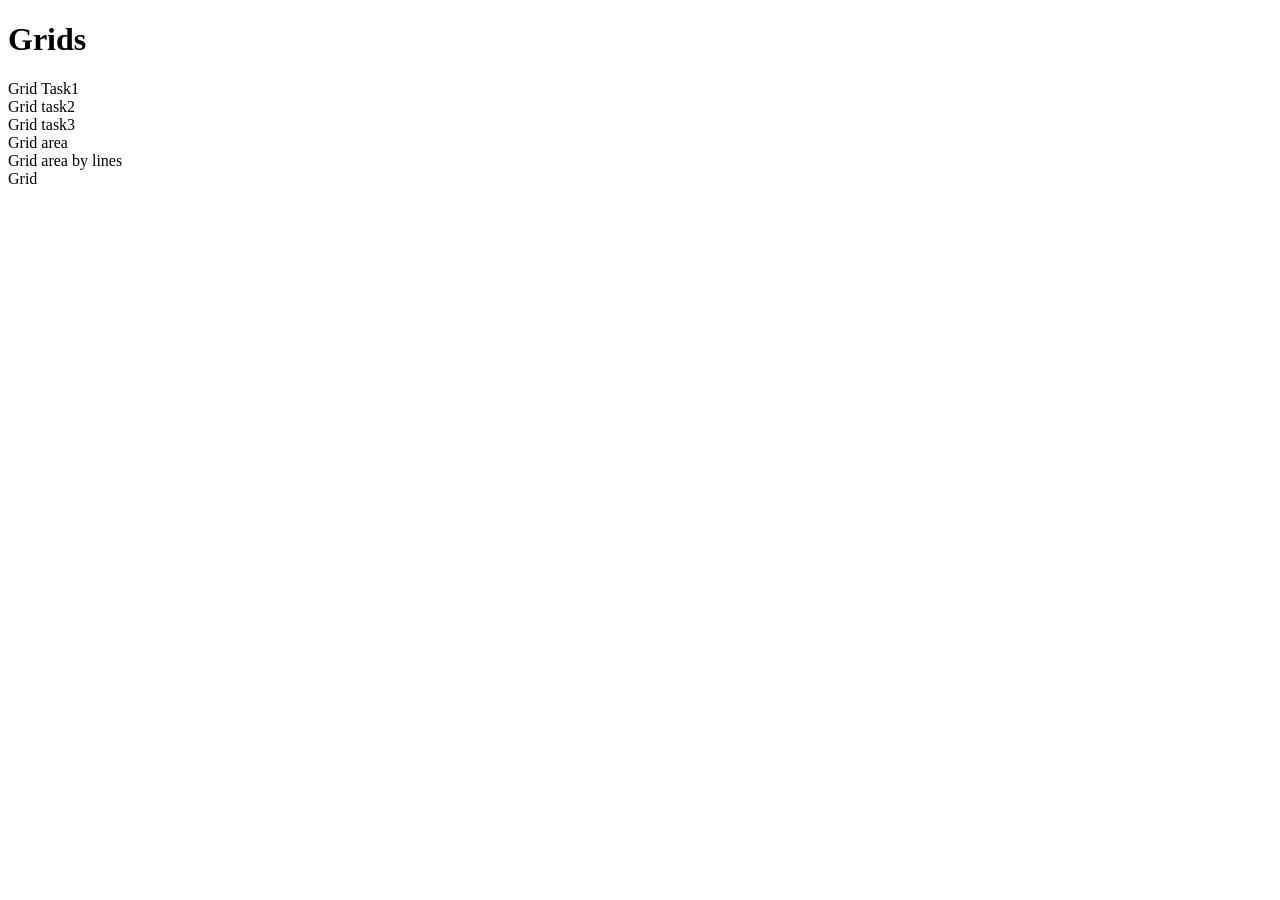
<file: index.html>
<!DOCTYPE html>
<html lang="en">
<head>
    <meta charset="UTF-8">
    <meta name="viewport" content="width=device-width, initial-scale=1.0">
    <title>Document</title>
    <style>
        a{
            color: black;
            text-decoration: none;
        }
    </style>
</head>
<body>
    <h1>Grids</h1>
    <a href="grid task.html">Grid Task1</a><br>
    <a href="grid task2.html">Grid task2</a><br>
    <a href="gridtask3.html">Grid task3</a><br>
    <a href="gridarea.html">Grid area</a><br>
    <a href="gridareabylines.html">Grid area by lines</a><br>
    <a href="Html and css test.html">Grid</a>
</body>
</html>
</file>
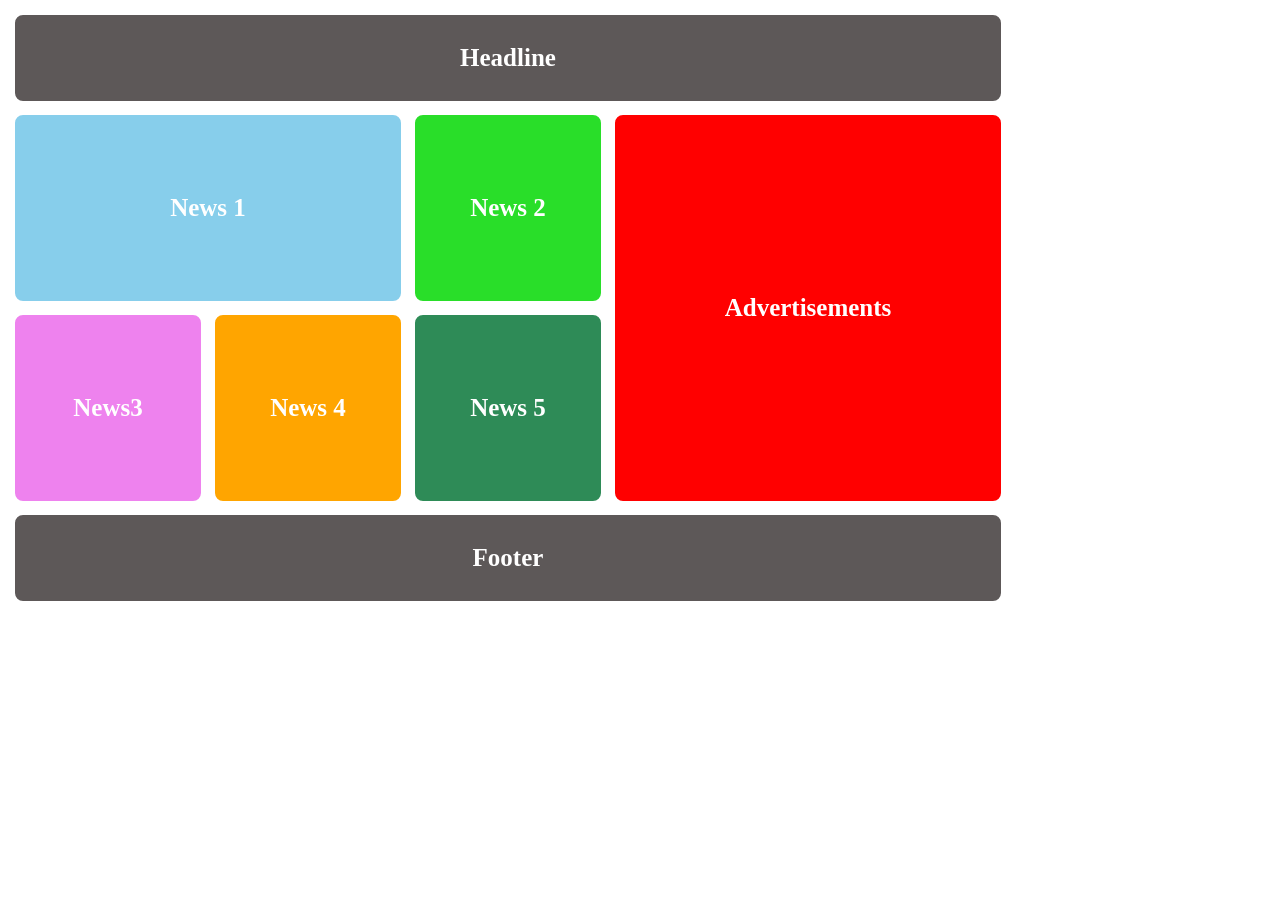
<file: grid task.html>
<!DOCTYPE html>
<html lang="en">
<head>
    <meta charset="UTF-8">
    <meta name="viewport" content="width=device-width, initial-scale=1.0">
    <title>Document</title>
    <style>
        .container1{
            height: 500px;
            width: 1000px;
            display: grid;
            grid-template-columns: 200px  200px 200px 400px;
            grid-template-rows: 100px 200px 200px 100px;
        }
        .box{
            background-color: white;
            border: 2px solid white;
             color: white;
             font-size: 25px;
             font-weight: bold;
            display: flex;
            align-items: center;
            justify-content: center;
            border-radius: 10px;
           margin: 5px;
        }
        .box1{
            background-color: rgb(93, 88, 88);
            grid-column: 1/5;
        }
        .box2{
            background-color:skyblue ;
            grid-column: 1/3;
        }
        .box3{
            background-color: rgb(41, 222, 41);
        }
        .box4{
            background-color: red;
            grid-row:2/4;
            grid-column:4/5 ;
        }
        .box5{
            background-color: violet;
        }
        .box6{
            background-color: orange;
        }
        .box7{
            background-color: seagreen;
        }
    </style>
</head>
<body>
    <div class="container1">
        <div class="box box1">Headline</div>
        <div class="box box2">News 1</div>
        <div class="box box3">News 2</div>
        <div class=" box box4">Advertisements</div>
        <div class=" box box5">News3</div>
        <div class="box box6">News 4</div>
        <div class="box box7">News 5</div>
        <div class=" box box1">Footer</div>
    </div>
</body>
</html>
</file>
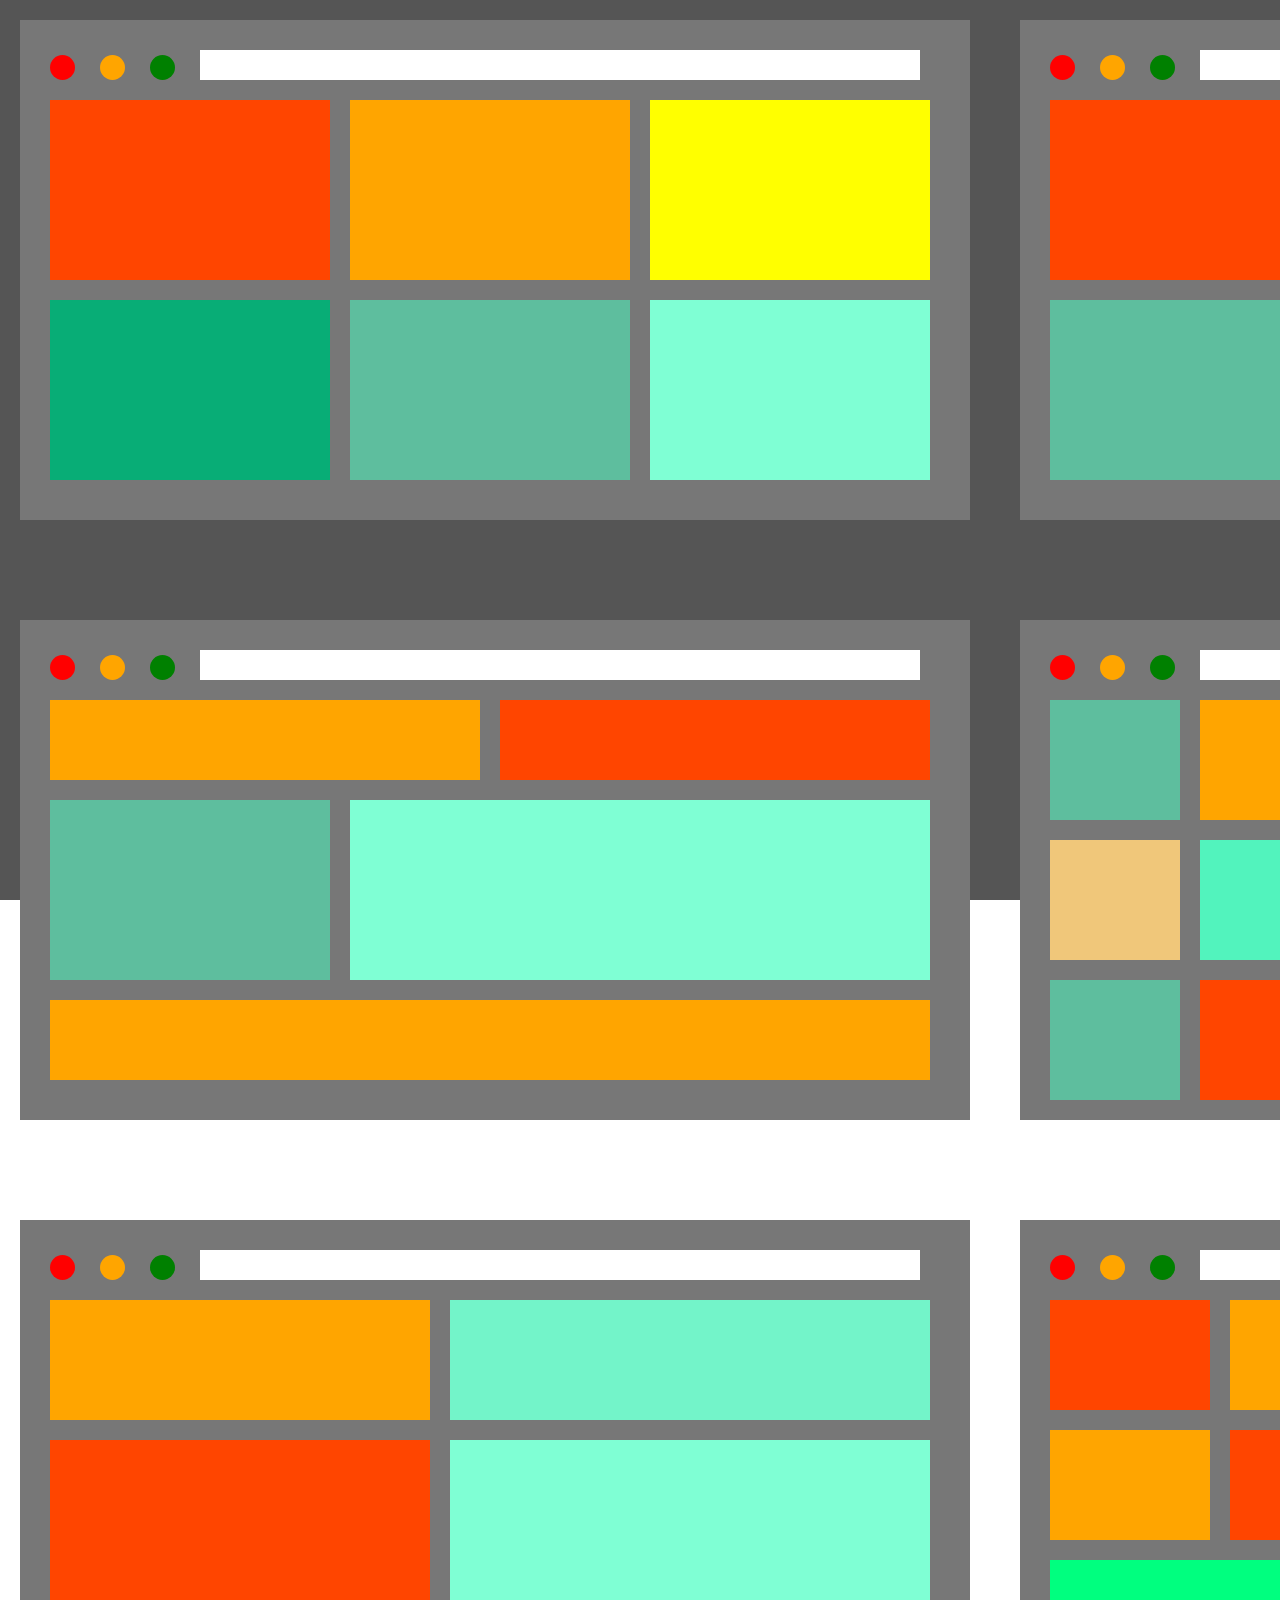
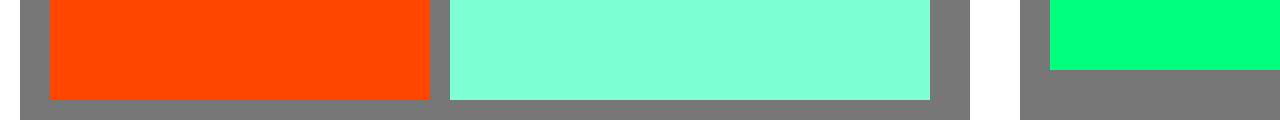
<file: grid task2.html>
<!DOCTYPE html>
<html lang="en">
<head>
    <meta charset="UTF-8">
    <meta name="viewport" content="width=device-width, initial-scale=1.0">
    <title>Document</title>
    <link rel="stylesheet" href="gridtask2.css">
</head>
<body>
    <div class="grid">
    <div class="container">
        <div class="circle circle1"></div>
        <div class="circle circle2 "></div>
        <div class="circle circle3"></div>
        <div class="box box1"></div>
        <div class="box box2"></div>
        <div class="box box3"></div>
        <div class="box box4"></div>
        <div class="box box5"></div>
        <div class="box box6"></div>
        <div class="box box7"></div>
    </div>

     <div class="container">
        <div class="circle circle1"></div>
        <div class="circle circle2 "></div>
        <div class="circle circle3"></div>
        <div class="box box1"></div>
        <div class="box sq2"></div>
        <div class="box sq3"></div>
        <div class="box sq4"></div>
        <div class="box sq5"></div>
     </div>

     <div class="container container1">
        <div class="circle circle1"></div>
        <div class="circle circle2 "></div>
        <div class="circle circle3"></div>
        <div class="box box1"></div>
        <div class="box rec2"></div>
        <div class="box rec3"></div>
        <div class="box rec4"></div>
        <div class="box rec5"></div>
        </div>

         <div class="container container2">
        <div class="circle circle1"></div>
        <div class="circle circle2 "></div>
        <div class="circle circle3"></div>
        <div class="box box1"></div>
        <div class="box re2"></div>
        <div class="box re3"></div>
        <div class="box re4"></div>
        <div class="box re5"></div>
        <div class="box re6"></div>
        </div>

        <div class="container container3">
        <div class="circle circle1"></div>
        <div class="circle circle2 "></div>
        <div class="circle circle3"></div>
        <div class="box box1"></div>
        <div class="box rect2"></div>
        <div class="box rect3"></div>
        <div class="box rect4"></div>
        <div class="box rect5"></div>
        <div class="box rect7"></div>
        <div class="box rect8"></div>
        <div class="box rect9"></div>
        <div class="box rect10"></div>
        <div class="box rect11"></div>
        <div class="box rect12"></div>
        <div class="box rect13"></div>
        <div class="box rect14"></div>
        <div class="box rect15"></div>
        <div class="box rect16"></div>
        <div class="box rect17"></div>
        <div class="box rect18"></div>
        <div class="box rect19"></div>
        <div class="box rect20"></div>
        </div>

         <div class="container container4">
        <div class="circle circle1"></div>
        <div class="circle circle2 "></div>
        <div class="circle circle3"></div>
        <div class="box box1"></div>
        <div class="box el2"></div>
        <div class="box el3"></div>
        <div class="box el4"></div>
        <div class="box el5"></div>
        <div class="box el7"></div>
        <div class="box el8"></div>
        <div class="box el9"></div>
        <div class="box el10"></div>
        <div class="box el11"></div>
        <div class="box el12"></div>
        <div class="box el13"></div>
        <div class="box el14"></div>
        </div>

        <div class="container container5">
        <div class="circle circle1"></div>
        <div class="circle circle2 "></div>
        <div class="circle circle3"></div>
        <div class="box box1"></div>
        <div class="box ell2"></div>
        <div class="box ell3"></div>
        <div class="box ell4"></div>
        <div class="box ell5"></div>
        <div class="box ell6"></div>
        </div>

        <div class="container container6">
        <div class="circle circle1"></div>
        <div class="circle circle2 "></div>
        <div class="circle circle3"></div>
        <div class="box box1"></div>
        <div class="box eli2"></div>
        <div class="box eli3"></div>
        <div class="box eli4"></div>
        <div class="box eli5"></div>
        <div class="box eli6"></div>
        <div class="box eli7"></div>
        <div class="box eli8"></div>
        <div class="box eli9"></div>
        <div class="box eli10"></div>
        </div>
        
         <div class="container container7">
        <div class="circle circle1"></div>
        <div class="circle circle2 "></div>
        <div class="circle circle3"></div>
        <div class="box box1"></div>
        <div class="box elli2"></div>
        <div class="box elli3"></div>
        <div class="box elli4"></div>
        <div class="box elli5"></div>
         <div class="box elli6"></div>
        </div>
        </div>
</body>
</html>
</file>
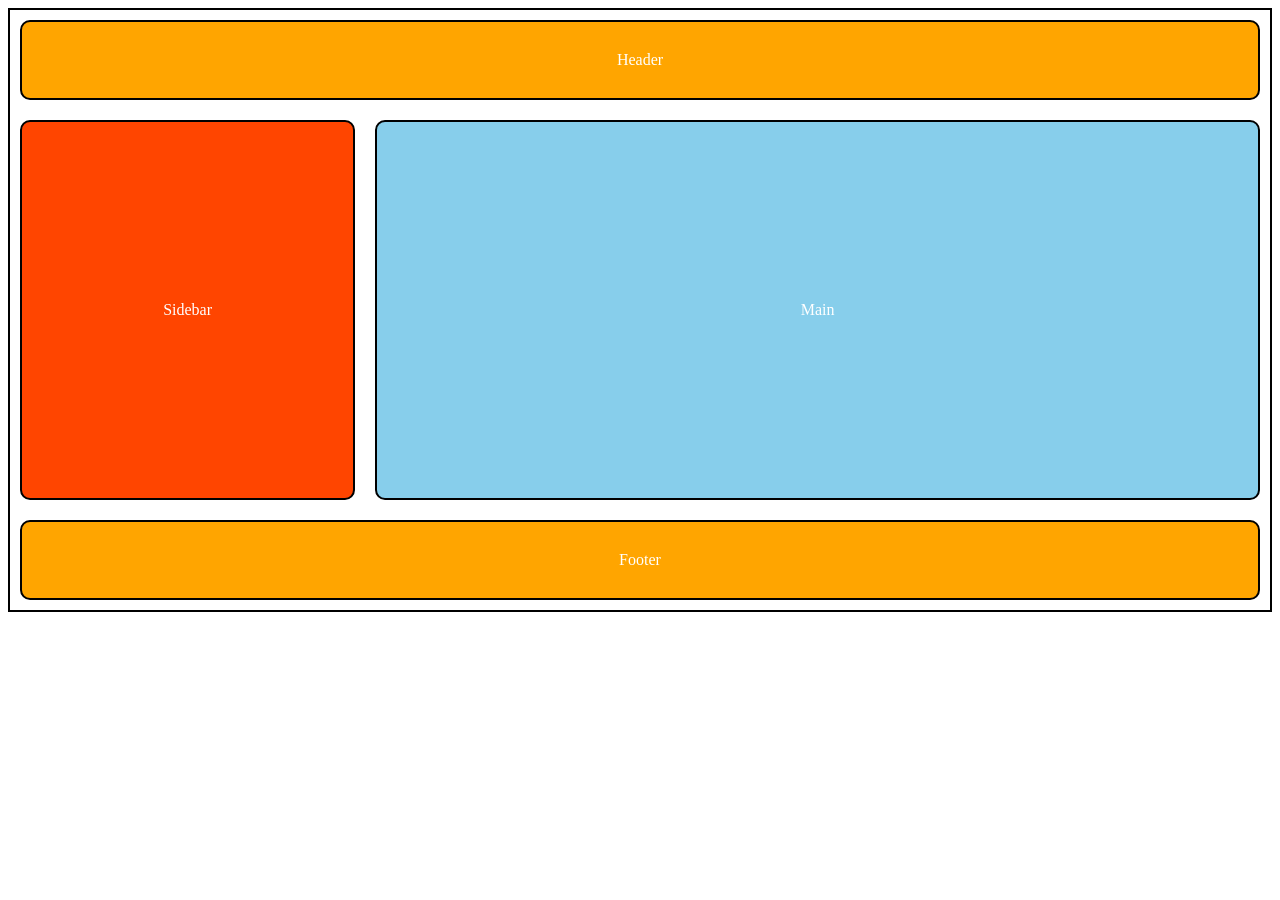
<file: gridarea.html>
<!DOCTYPE html>
<html lang="en">
<head>
    <meta charset="UTF-8">
    <meta name="viewport" content="width=device-width, initial-scale=1.0">
    <title>Document</title>
    <style>
        .container{
            border:2px solid black;
            display:grid;
            grid-template-rows: 100px 400px 100px;
            grid-template-areas: "header header header header"
            "sidebar main main main"
            "footer footer footer footer";
            
        }
        .box{
            border:2px solid black;
            margin:10px;
            border-radius: 10px;
            color:white;
            display: grid;
           justify-items: center;
           align-items: center;
        }
        .header{
            background-color: orange;
            grid-area:header ;
        }
        .sidebar{
            background-color: orangered;
            grid-area: sidebar;
        }
        .main{
            background-color: skyblue;
            grid-area: main;
        }
        .footer{
            background-color:orange;
            grid-area: footer;
        }
    </style>
</head>
<body>
    <div class="container">
    <div class="box header">Header</div>
    <div class="box sidebar">Sidebar</div>
    <div class="box main">Main</div>
    <div class="box footer">Footer</div>
    </div>
</body>
</html>
</file>
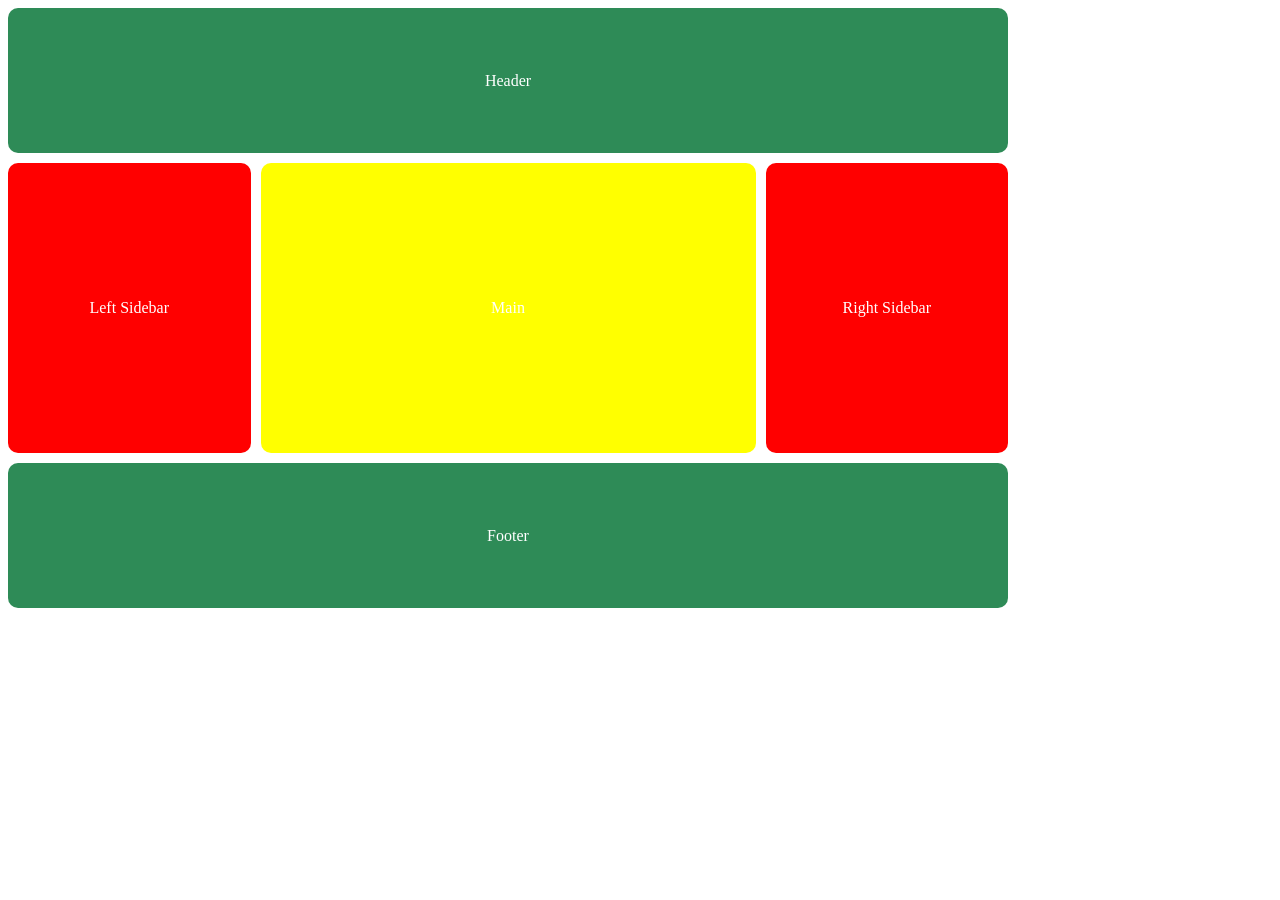
<file: gridareabylines.html>
<!DOCTYPE html>
<html lang="en">
<head>
    <meta charset="UTF-8">
    <meta name="viewport" content="width=device-width, initial-scale=1.0">
    <title>Document</title>
    <style>
        .container{
            height: 600px;
            width: 1000px;
            display: grid;
            grid-template-columns:repeat(4,1fr) ;
            grid-template-rows: 1fr 2fr 1fr;
            gap: 10px;
        }
        .box{
            display: grid;
            justify-content: center;
            align-items: center;
            color: white;
              border-radius: 10px;
        }
        .header{
            background-color: seagreen;
            grid-area: 1/1/2/5;
            
        }
        .left{
            background-color: red;
    
        }
        .main{
            background-color: yellow;
            grid-area: 2/2/3/4;
        }
        .right{
            background-color: red;
        }
        .footer{
            background-color: seagreen;
            grid-area: 3/1/4/5;
        }
    </style>
</head>
<body>
   <div class="container">
    <div class="box header">Header</div>
    <div class="box left">Left Sidebar</div>
    <div class="box main">Main</div>
    <div class="box right">Right Sidebar</div>
    <div class="box footer">Footer</div>
   </div>  
</body>
</html>
</file>
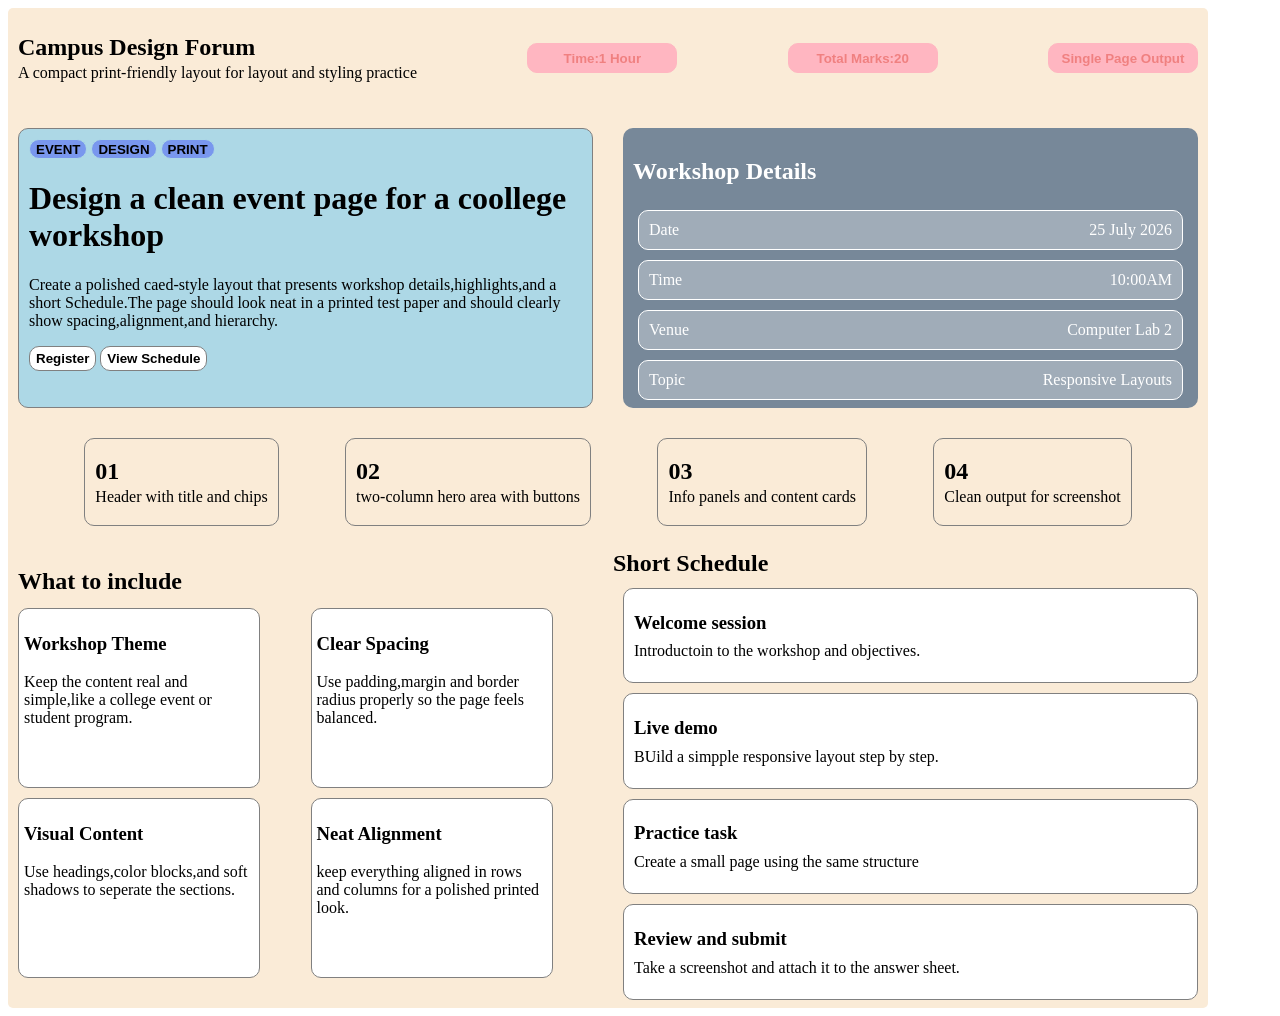
<file: Html and css test.html>
<!DOCTYPE html>
<html lang="en">
<head>
    <meta charset="UTF-8">
    <meta name="viewport" content="width=device-width, initial-scale=1.0">
    <title>Document</title>
    <style>
        .container{
            height: 1000px;
            width: 1200px;
            display: grid;
            grid-template-columns: repeat(4,1fr);
            grid-template-rows: 100px 300px 100px 400px;
            gap: 10px;
            background-color:antiquewhite;
            border-radius: 5px;
        }
.div1{
    display: flex;
    flex-direction: row;
    justify-content: space-between;
    align-items: center;
    grid-area: 1/1/2/5;
    line-height: 5px;
    padding: 10px;
}
.div1 button{
    border-radius: 10px;
    border:1px solid lightpink;
    background-color: lightpink;
    color: lightcoral;
    font-weight: bold;
    height: 30px;
    width: 150px;
}
.div2{
    grid-area: 2/1/3/3;
    border-radius: 10px;
    border: 1px solid grey;
    background-color: lightblue;
    padding: 10px 10px;
    margin: 10px;
}
.buttons button{
    height: 20px;
   color: black;
   font-weight: bold;
   background-color: rgb(0,0,255,0.3);
   border: 1px solid lightblue;
   border-radius: 10px;
}
.buttons button:hover{
   color: brown;
   background-color: bisque;
}
.button button{
    border: 1px solid grey;
    height: 25px;
    font-weight: bolder;
    background-color: white;
}
.button button:hover{
    background-color: blue;
    color: white;
}
.div3{
    grid-area: 2/3/3/5;
    background-color:lightslategrey;
    color: white;
    border-radius: 10px;
    padding: 10px;
    margin: 10px;
}
.details{
    display: flex;
    flex-direction: column;
}
.detail1,.detail2,.detail3,.detail4{
  background-color: rgb(255,255,255,0.3);
  border-radius: 10px;
  display: flex;
  justify-content: space-between;
  padding: 10px;
  margin: 5px;
  border: 1px solid white;
}
.div4{
    grid-area: 3/1/4/5;
    padding: 10px;
}
.box{
    display: flex;
    flex-direction: row;
   justify-content: space-evenly;
   align-items: center;
   line-height: 5px;
  
}
.box1,.box2,.box3,.box4{
     border: 1px solid grey;
     border-radius: 10px;
     padding: 10px;
}
.div5{
  grid-area: 4/1/5/3;
  padding: 10px;
}
.boxes{
    display: grid;
    grid-template-columns: repeat(2,1fr);
    grid-template-rows:50px 180px 180px;
    gap: 10px;
}
.h2{
    grid-area: 1/1/2/3;
}
.workshop,.clear,.visual,.neat{
    border: 1px solid grey;
    border-radius: 10px;
    width:230px;
    padding: 5px;
    background-color: white;
}
.div6{
    grid-area: 4/3/5/5;
    line-height: 10px;
}
.one,.two,.three,.four{
    border: 1px solid grey;
    background-color: white;
    border-radius: 10px;
    padding: 10px;
    margin: 10px;
    line-height: 10px;
}
    </style>
</head>
<body>
    <div class="container">
        <div class="div1">
            <div>
                <h2>Campus Design Forum</h2>
                <p>A compact print-friendly layout for layout and styling practice</p>
            </div>
            <button>
                Time:1 Hour
            </button>
            <button>Total Marks:20</button>
            <button>Single Page Output</button>
        </div>
        <div class="div2">
            <div class="buttons">
                <button>EVENT</button>
                <button>DESIGN</button>
                <button>PRINT</button>
                <h1>Design a clean event page for a coollege workshop</h1>
                <p>Create a polished caed-style layout that presents workshop details,highlights,and a short Schedule.The page should look neat in a printed test paper and should clearly show spacing,alignment,and hierarchy.</p>
                <div class="button">
                    <button>Register</button>
                    <button>View Schedule</button>
                </div>
            </div>
        </div>
        <div class="div3">
            <h2>Workshop Details</h2>
            <div class="details">
                <div class="detail1">
                    <div>Date</div>
                    <div>25 July 2026</div>
                </div>
                <div class="detail2">
                    <div>Time</div>
                    <div>10:00AM</div>
                </div>
                <div class="detail3">
                    <div>Venue</div>
                    <div>Computer Lab 2</div>
                </div>
                <div class="detail4">
                    <div>Topic</div>
                    <div>Responsive Layouts</div>
                </div>
            </div>
        </div>
        <div class="div4">
            <div class="box">
           <div class="box1">
            <h2>01</h2>
            <p>Header with title and chips</p>
           </div>
           <div class="box2">
            <h2>02</h2>
            <p>two-column hero area with buttons</p>
           </div>
           <div class="box3">
            <h2>03</h2>
            <p>Info panels and content cards</p>
           </div>
           <div class="box4">
            <h2>04</h2>
            <p>Clean output for screenshot</p>
           </div>
           </div>
        </div>
        <div class="div5">
            <div class="boxes">
                <div class="h2"><h2>What to include</h2></div>
            <div class="workshop">
                <h3>Workshop Theme</h3>
                <p>Keep the content real and simple,like a college event or student program.</p>
            </div>
            <div class="clear">
                <h3>Clear Spacing</h3>
                <p>Use padding,margin and border radius properly so the page feels balanced.</p>
            </div>
            <div class="visual">
                <h3>Visual Content</h3>
                <p>Use headings,color blocks,and soft shadows to seperate the sections.</p>
            </div>
            <div class="neat">
                <h3>Neat Alignment</h3>
                <p>keep everything aligned in rows and columns for a polished printed look.</p>
            </div>
            </div>
        </div>
        <div class="div6">
            <h2>Short Schedule</h2>
            <div class="one">
                <h3>Welcome session</h3>
                <p>Introductoin to the workshop and objectives.</p>
            </div>
            <div class="two">
                <h3>Live demo</h3>
                <p>BUild a simpple responsive layout step by step.</p>
            </div>
            <div class="three">
                <h3>Practice task</h3>
                <p>Create a small page using the same structure</p>
            </div>
            <div class="four">
                <h3>Review and submit</h3>
                <p>Take a screenshot and attach it to the answer sheet.</p>
            </div>

        </div>
    </div>
</body>
</html>
</file>
<file: gridtask2.css>
*{
    margin: 0px;
    padding: 0px;
    box-sizing: border-box;
}
.grid{
    display: grid;
    grid-template-columns: 1000px 1000px 1000px;
    grid-template-rows: 600px 600px 600px;
    height: 100vh;
    width: 3000px;
    background-color:#555;
}
 .container{
            height: 500px;
            width: 950px;
            display: grid;
            grid-template-columns: 50px 50px 50px 150px 300px 300px; 
            grid-template-rows:50px 200px 200px;
            background-color: #777;
            border: 20px solid #777;
            margin: 20px;
        }
        .container1{
            grid-template-rows:50px 100px 200px 100px ;
        }
        .container2{
            grid-template-columns: 50px 50px 50px 150px 150px 150px 300px;
             grid-template-rows:50px 100px 200px 100px ;
        }
        .container3{
            grid-template-rows: 50px 140px 140px 140px;
            grid-template-columns: 50px 50px 50px 150px 150px 150px 150px 150px;
        }
        .container4{
            grid-template-columns: 50px 50px 50px 50px 230px 230px 230px;
            grid-template-rows: 50px 80px 80px 80px 80px 80px ;
        }
        .container5{
            grid-template-columns: 50px 50px 50px 250px 250px 250px;
            grid-template-rows: 50px 140px 140px 140px;
        }
        .container6{
            grid-template-columns: 50px 50px 50px 30px 180px 180px 180px 180px;
            grid-template-rows: 50px 130px 130px 130px;
        }
        .container7{
            grid-template-columns: 50px 50px 50px 150px 300px 300px;
            grid-template-rows: 50px 130px 130px 130px;              
        }
        .box{
         display: flex;
         justify-content: center;
         align-items: center; 
         margin: 10px; 
        }
        .circle{
            margin-top: 15px;
            margin-left: 10px;
            height: 25px;
            width: 25px;
            border-radius: 50%;
            
        }
        .circle1{
            background-color: red;
            grid-column: 1/2;
        }
        .circle2{
            background-color: orange;
        }
        .circle3{
            background-color: green;
        }
        .box1{ 
            background-color: white;
            grid-column: 4/6;
            height: 30px;
            width: 720px;
            display: flex;
            justify-content: center;
            align-items: center;
            padding: 2px;

        }
        .box2{
            background-color: orangered;
            grid-column: 1/5;
            grid-row: 2/3;
        }
        .box3{
            background-color: orange;
            grid-column: 5/6;
            grid-row: 2/3;
        }
        .box4{
            background-color: yellow;
            grid-row: 2/3;
        }
        .box5{
            background-color: rgb(8, 173, 118);
            grid-column: 1/5;
            grid-row: 3/4;
        }
        .box6{
            background-color:rgb(94, 190, 158);
            grid-column: 5/6;
            grid-row: 3/4;
        }
        .box7{
            background-color: aquamarine;
            grid-row: 3/4;
        }
        .sq2{
            background-color: orangered;
            grid-column: 1/6;
        }
        .sq3{
            background-color: orange;
            grid-row: 2/4;
            grid-column: 6/7;
        }
        .sq4{
            background-color: rgb(94, 190, 158);
            grid-column: 1/5;
            grid-row: 3/4;
        }
        .sq5{
            background-color: aquamarine;
            grid-column: 5/6;
            grid-row: 3/4;
        }
        .rec2{
            background-color: orange;
            grid-column: 1/7;
            grid-row: 2/3;
        }
        .rec3{
            background-color: rgb(94, 190, 158);
            grid-column: 1/5;
            grid-row: 3/4;
        }
        .rec4{
            background-color: orangered;
            grid-column: 5/7;
        }
        .rec5{
            background-color: aquamarine;
            grid-column: 1/7;
            grid-row: 4/5;
        }
        .re2{
            background-color: orange;
            grid-column: 1/6;
            grid-row: 2/3;
        }
        .re3{
            background-color: orangered;
            grid-column: 6/8;
            grid-row: 2/3;
        }
        .re4{
            background-color: rgb(94, 190, 158);
            grid-column: 1/5;
        }
        .re5{
            background-color: aquamarine;
            grid-column: 5/8;
        }
        .re6{
            background-color: orange;
            grid-column: 1/8;
            grid-row: 4/5;
        }
        .rect2{
            background-color: rgb(94, 190, 158);
            grid-column: 1/4;
        }
        .rect3{
            background-color: orange;
        }
        .rect4{
            background-color: rgb(82, 172, 142);
        }
        .rect5{
            background-color: orangered;
        }
        .rect7{
            background-color: aquamarine;
        }
        .rect8{
            background-color: orange;
        }
        .rect9{
            background-color: rgb(240, 199, 122);
             grid-column: 1/4;
        }
        .rect10{
            background-color: rgb(82, 243, 189);
        }
        .rect11{
            background-color: rgb(241, 183, 77);
        }
        .rect12{
            background-color:rgb(30, 214, 153) ;
        }
        .rect13{
            background-color: rgb(240, 199, 122) ;
        }
        .rect14{
            background-color:orangered ;
        }
        .rect15{
            background-color: rgb(94, 190, 158);
            grid-column: 1/4;
        }
        .rect16{
            background-color: orangered;
            
        }
        .rect17{
            background-color: aquamarine;
        }
        .rect18{
            background-color: orange;
        }
        .rect19{
            background-color: rgb(94, 190, 158);
        }
        .rect20{
            background-color: orange;
        }
        .el2{
            background-color: orangered;
            grid-column: 1/6;
        }
        .el3{
            background-color: seagreen;
        }
        .el4{
            background-color: rgb(244, 214, 158);
        }
        .el5{
            background-color: orange;
            grid-column: 1/5;
        }
        .el6{
            background-color: seagreen;
        }
        .el7{
            background-color: rgb(78, 236, 146);
        }
        .el8{
            background-color: rgb(244, 214, 158);
            grid-column: 1/6;
            grid-row: 4/6;
        }
        .el9{
            background-color: rgb(102, 249, 166);
        }
        .el10{
            background-color: orangered;
            grid-row: 4/5;
            grid-column: 7/8;

        }
        .el11{
            background-color: seagreen;
            grid-column: 6/7;
            grid-row: 4/5;
        }
        .el12{
            background-color: rgb(78, 236, 146);
            grid-column:1/7 ;
        }
        .el13{
            background-color: orange;
            grid-column: 7/8;
        }
        .el14{
            background-color: springgreen;
            grid-column: 6/7;
            grid-row: 5/6;
        }
         .ell2{
            background-color: orange;
            grid-column: 1/5;
         }
         .ell3{
            background-color: rgb(115, 244, 201);
            grid-column: 5/7;
         }
         .ell4{
            background-color: orangered;
            grid-column: 1/5;
            grid-row: 3/5;
         }
         .ell5{
            background-color: aquamarine;
            grid-column: 5/7;
            grid-row: 3/5;
         }
         .ell6{
            background-color: rgb(40, 206, 151);
         }
         .ell7{
            background-color: rgb(35, 103, 80);
         }
         .ell8{
            background-color: orange;
            grid-column: 6/7;
         }
        .eli2{
            background-color: orangered;
            grid-column: 1/5;
        }
        .eli3{
            background-color: orange;
        }
        .eli4{
            background-color: springgreen;
        }
        .eli5{
            background-color: aquamarine;
        }
        .eli6{
            background-color: seagreen;
        }
        .eli7{
            background-color: orange;
            grid-column: 1/5;
        }
        .eli8{
            background-color: orangered;
        }
        .eli9{
            background-color: orange;
            grid-column: 6/9;
        }
        .eli10{
            background-color: springgreen;
            grid-column: 1/9;
        }
        .elli2{
            background-color: orange;
            grid-column: 1/7;
        }
        .elli3{
            background-color: seagreen;
            grid-row: 3/5;
            grid-column: 1/5;
        }
        .elli4{
            background-color: aquamarine;
            grid-column: 5/7;
        }
        .elli5{
            background-color: orangered;
        }
        .elli6{
            background-color:orange;
        }
</file>
